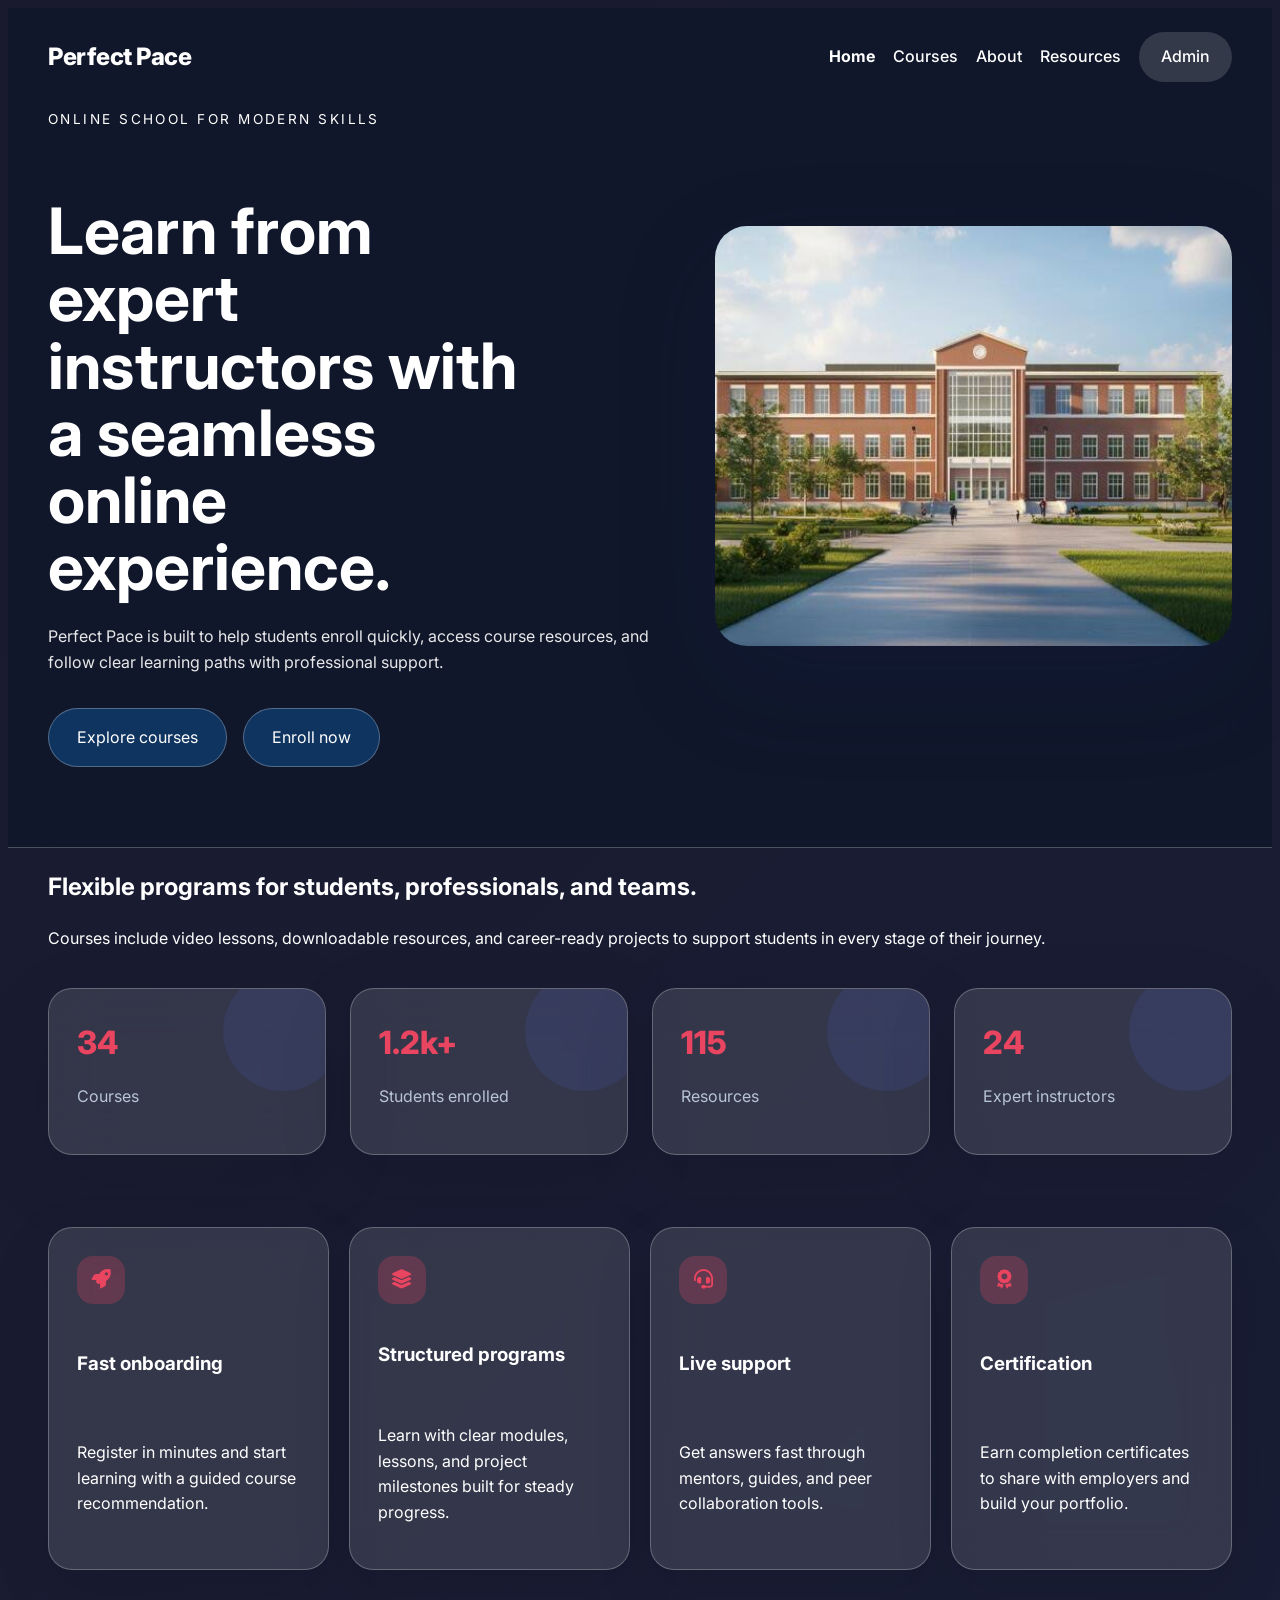
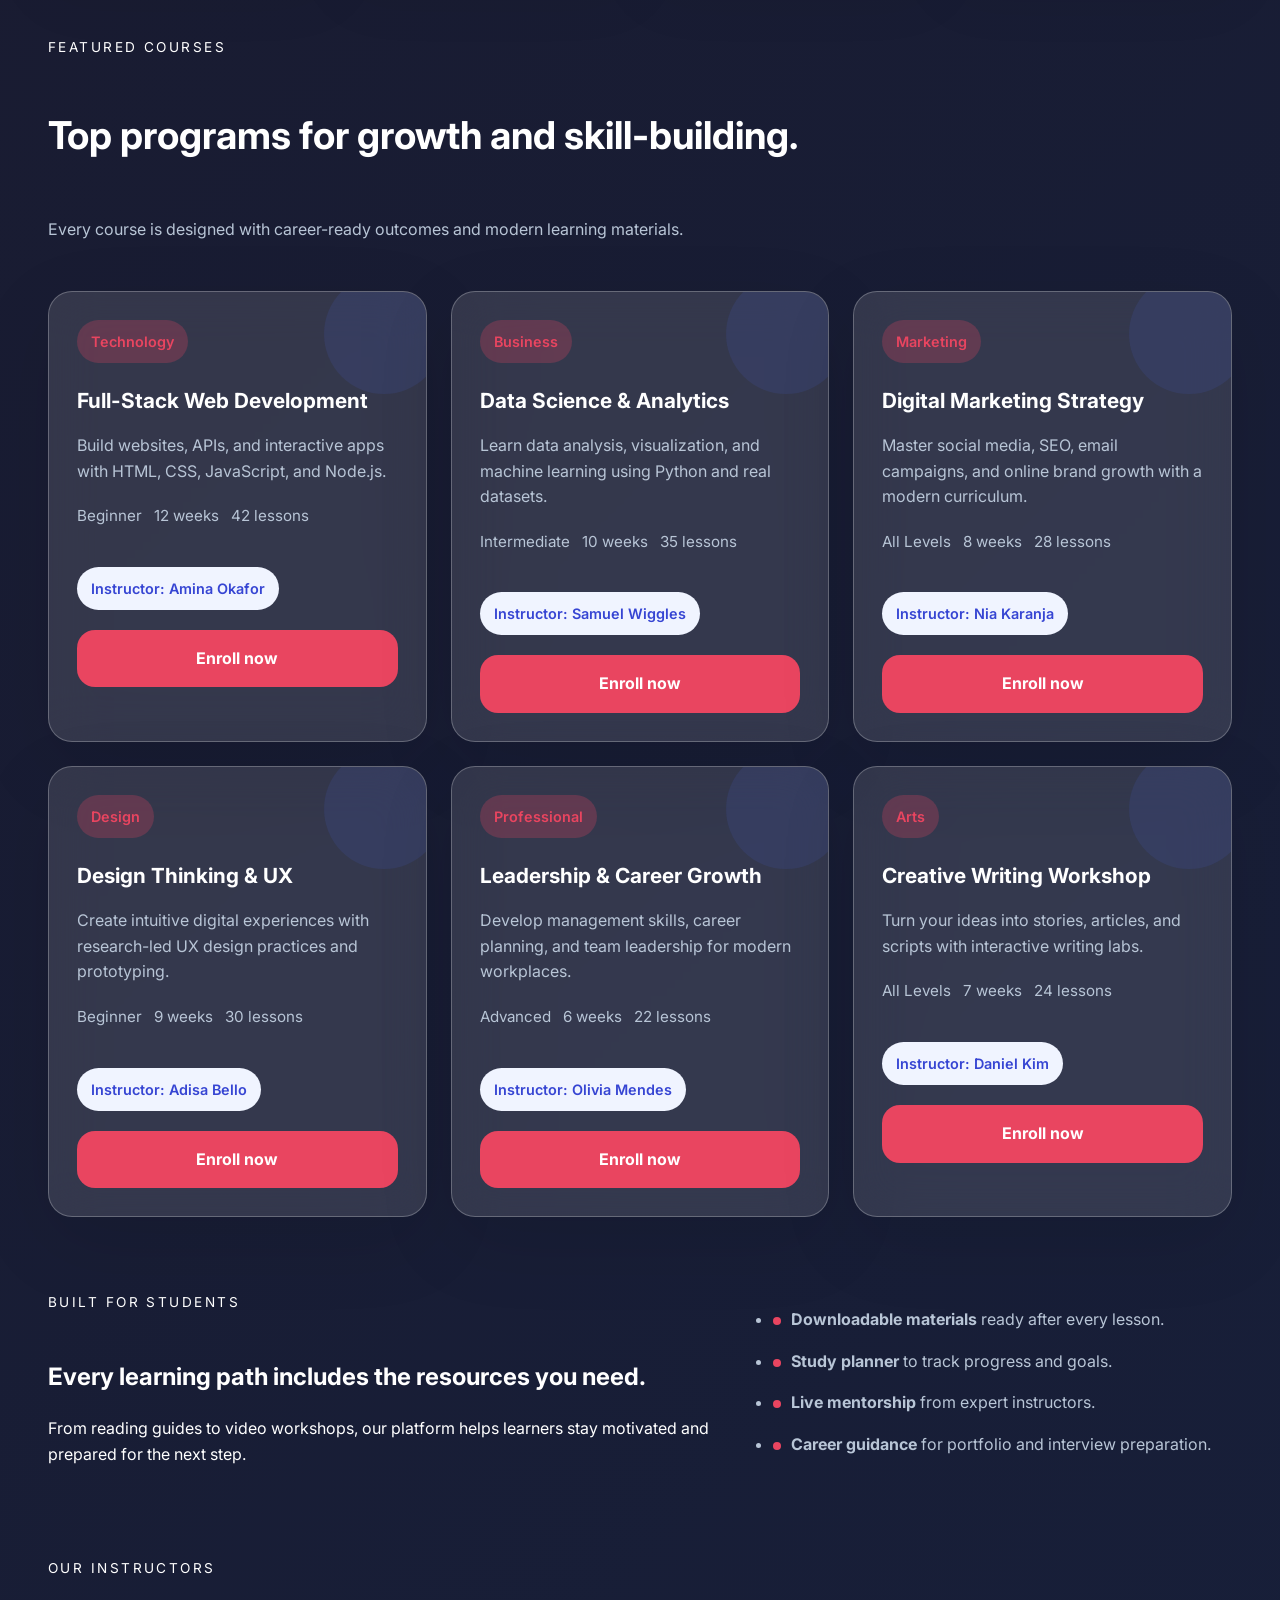
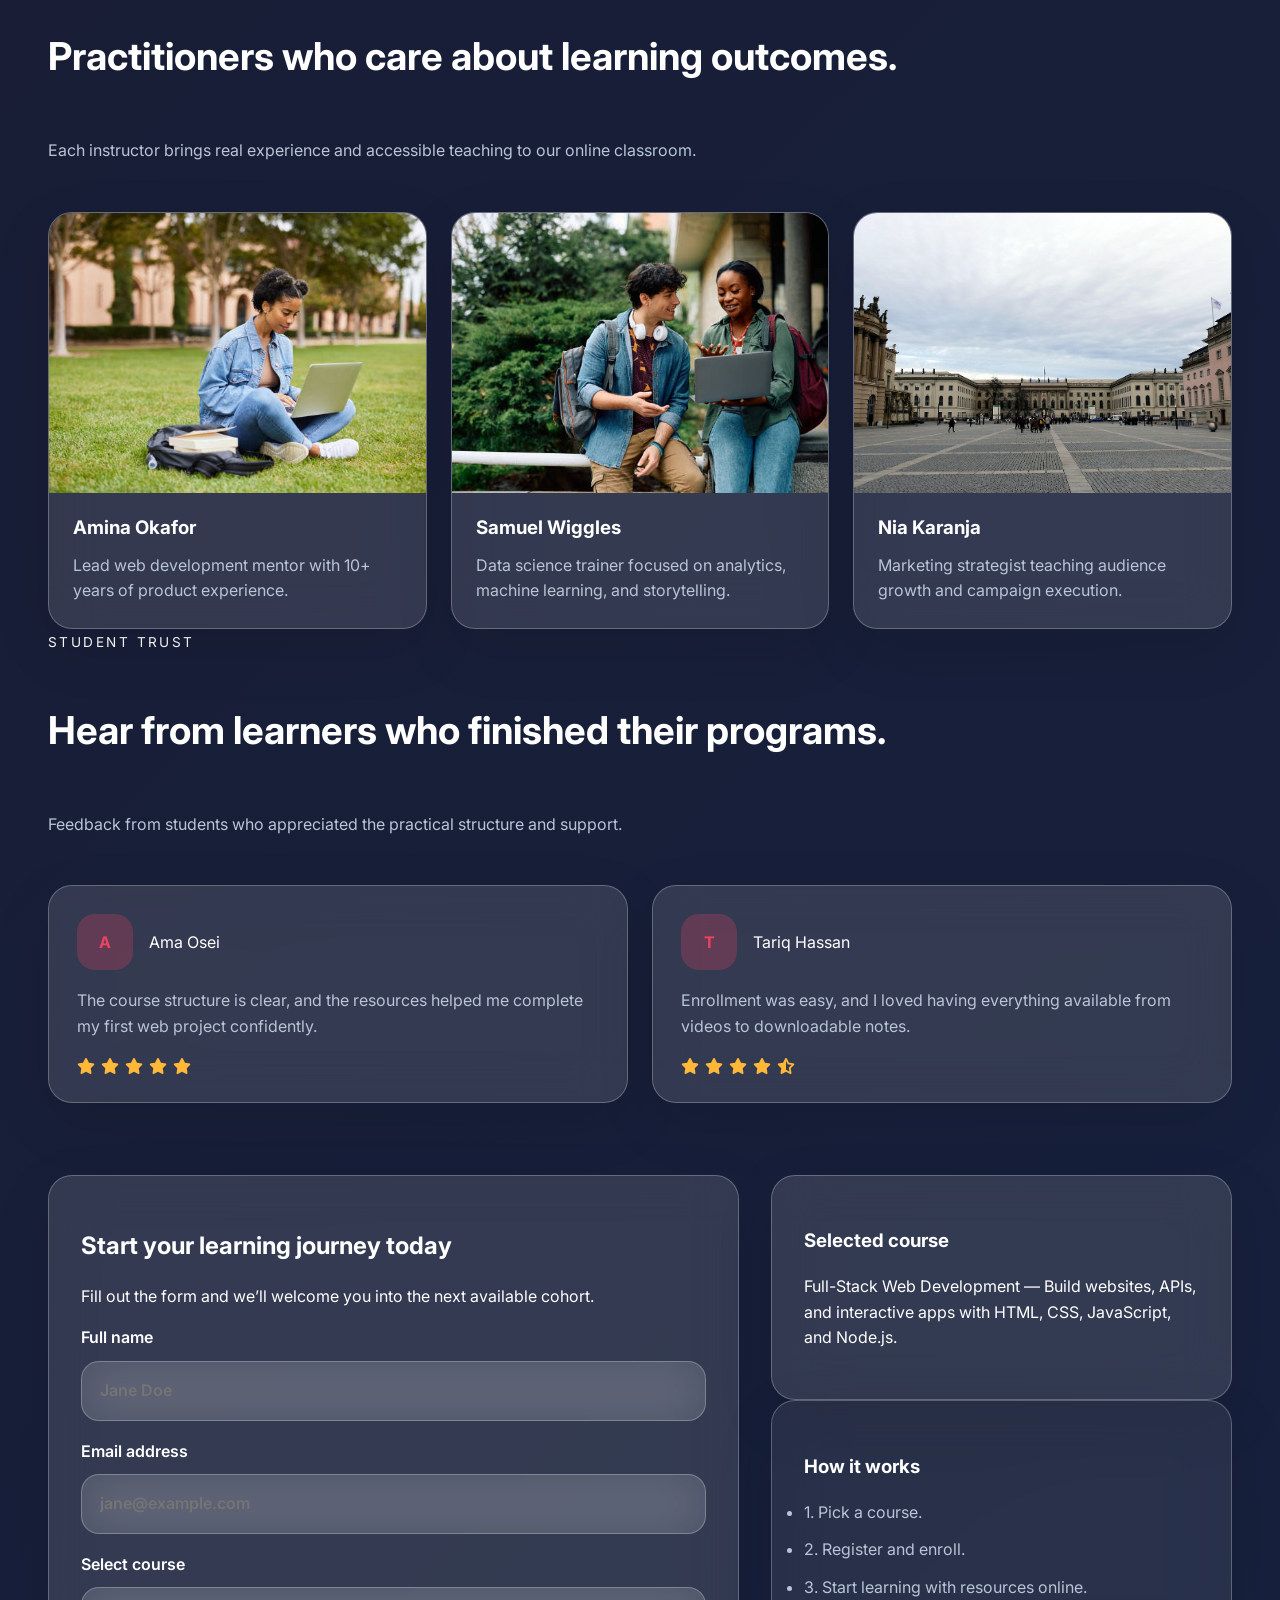
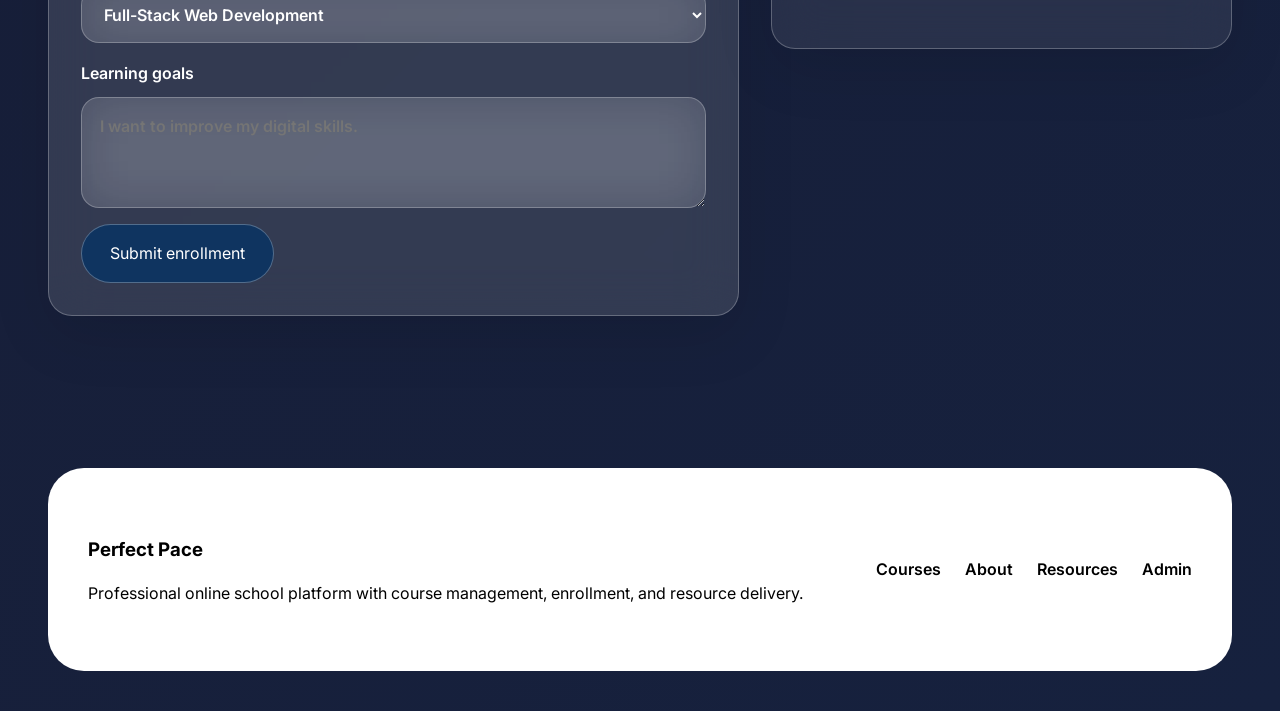
<file: index.html>
﻿<!DOCTYPE html>
<html lang="en">
<head>
  <meta charset="UTF-8">
  <meta name="viewport" content="width=device-width, initial-scale=1.0">
  <title>Perfect Pace Online School</title>
  <link rel="stylesheet" href="styles.css">
  <link rel="preconnect" href="https://fonts.googleapis.com">
  <link rel="preconnect" href="https://fonts.gstatic.com" crossorigin>
  <link href="https://fonts.googleapis.com/css2?family=Inter:wght@400;500;600;700;800&display=swap" rel="stylesheet">
  <link rel="stylesheet" href="https://cdnjs.cloudflare.com/ajax/libs/font-awesome/6.7.2/css/all.min.css">
</head>
<body>
  <header class="page-header">
    <div class="topbar">
      <div class="brand"><a href="index.html">Perfect Pace</a></div>
      <nav class="main-nav">
        <a href="index.html" class="active">Home</a>
        <a href="courses.html">Courses</a>
        <a href="about.html">About</a>
        <a href="resources.html">Resources</a>
        <a class="button button-secondary" href="admin.html">Admin</a>
      </nav>
      <button class="menu-toggle" id="menuToggle" aria-label="Menu"><i class="fa-solid fa-bars"></i></button>
    </div>

    <div class="page-hero hero-large">
      <div class="hero-copy">
        <span class="eyebrow">Online school for modern skills</span>
        <h1>Learn from expert instructors with a seamless online experience.</h1>
        <p>Perfect Pace is built to help students enroll quickly, access course resources, and follow clear learning paths with professional support.</p>
        <div class="hero-actions">
          <a class="button button-primary" href="courses.html">Explore courses</a>
          <a class="button button-ghost" href="#enroll">Enroll now</a>
        </div>
      </div>
      <div class="hero-image-block hero-image-landing">
        <img src="images/main%20campus%20.jpg" alt="Professional online learning environment" loading="lazy">
      </div>
    </div>
  </header>

  <main class="page-content">
    <section class="section-intro">
      <div>
        <h2>Flexible programs for students, professionals, and teams.</h2>
        <p>Courses include video lessons, downloadable resources, and career-ready projects to support students in every stage of their journey.</p>
      </div>
      <div class="stats-grid">
        <div class="stat-card">
          <span>34</span>
          <p>Courses</p>
        </div>
        <div class="stat-card">
          <span>1.2k+</span>
          <p>Students enrolled</p>
        </div>
        <div class="stat-card">
          <span>115</span>
          <p>Resources</p>
        </div>
        <div class="stat-card">
          <span>24</span>
          <p>Expert instructors</p>
        </div>
      </div>
    </section>

    <section class="section-highlights">
      <article class="feature-card">
        <i class="fa-solid fa-rocket"></i>
        <h3>Fast onboarding</h3>
        <p>Register in minutes and start learning with a guided course recommendation.</p>
      </article>
      <article class="feature-card">
        <i class="fa-solid fa-layer-group"></i>
        <h3>Structured programs</h3>
        <p>Learn with clear modules, lessons, and project milestones built for steady progress.</p>
      </article>
      <article class="feature-card">
        <i class="fa-solid fa-headset"></i>
        <h3>Live support</h3>
        <p>Get answers fast through mentors, guides, and peer collaboration tools.</p>
      </article>
      <article class="feature-card">
        <i class="fa-solid fa-award"></i>
        <h3>Certification</h3>
        <p>Earn completion certificates to share with employers and build your portfolio.</p>
      </article>
    </section>

    <section class="section-cards" id="courses">
      <div class="section-heading">
        <div>
          <span class="eyebrow">Featured courses</span>
          <h2>Top programs for growth and skill-building.</h2>
        </div>
        <p>Every course is designed with career-ready outcomes and modern learning materials.</p>
      </div>
      <div class="course-grid" id="courseList"></div>
    </section>

    <section class="section-feature feature-landing">
      <div class="feature-copy">
        <span class="eyebrow">Built for students</span>
        <h2>Every learning path includes the resources you need.</h2>
        <p>From reading guides to video workshops, our platform helps learners stay motivated and prepared for the next step.</p>
      </div>
      <div class="feature-panel">
        <ul class="feature-list">
          <li><strong>Downloadable materials</strong> ready after every lesson.</li>
          <li><strong>Study planner</strong> to track progress and goals.</li>
          <li><strong>Live mentorship</strong> from expert instructors.</li>
          <li><strong>Career guidance</strong> for portfolio and interview preparation.</li>
        </ul>
      </div>
    </section>

    <section class="section-team">
      <div class="section-heading">
        <div>
          <span class="eyebrow">Our instructors</span>
          <h2>Practitioners who care about learning outcomes.</h2>
        </div>
        <p>Each instructor brings real experience and accessible teaching to our online classroom.</p>
      </div>
      <div class="instructor-grid">
        <article class="instructor-card">
          <img src="images/solo.jpeg" alt="Instructor Amina Okafor" loading="lazy">
          <h3>Amina Okafor</h3>
          <p>Lead web development mentor with 10+ years of product experience.</p>
        </article>
        <article class="instructor-card">
          <img src="images/images.jpeg" alt="Instructor Samuel Wiggles" loading="lazy">
          <h3>Samuel Wiggles</h3>
          <p>Data science trainer focused on analytics, machine learning, and storytelling.</p>
        </article>
        <article class="instructor-card">
          <img src="images/pic1.jpg" alt="Instructor Nia Karanja" loading="lazy">
          <h3>Nia Karanja</h3>
          <p>Marketing strategist teaching audience growth and campaign execution.</p>
        </article>
      </div>
    </section>

    <section class="section-testimonials" id="testimonials">
      <div class="section-heading">
        <div>
          <span class="eyebrow">Student trust</span>
          <h2>Hear from learners who finished their programs.</h2>
        </div>
        <p>Feedback from students who appreciated the practical structure and support.</p>
      </div>
      <div class="testimonial-grid" id="testimonialList"></div>
    </section>

    <section class="section-enroll" id="enroll">
      <div class="enroll-card">
        <h2>Start your learning journey today</h2>
        <p>Fill out the form and we’ll welcome you into the next available cohort.</p>
        <form id="enrollForm">
          <div class="form-grid">
            <label>
              Full name
              <input type="text" id="studentName" placeholder="Jane Doe" required>
            </label>
            <label>
              Email address
              <input type="email" id="studentEmail" placeholder="jane@example.com" required>
            </label>
            <label>
              Select course
              <select id="courseSelect"></select>
            </label>
            <label>
              Learning goals
              <textarea id="studentGoal" placeholder="I want to improve my digital skills." rows="3"></textarea>
            </label>
          </div>
          <div class="form-actions">
            <button class="button button-primary" type="submit">Submit enrollment</button>
            <p class="form-success" id="formSuccess"></p>
          </div>
        </form>
      </div>
      <div class="enroll-preview">
        <div class="preview-card">
          <h3>Selected course</h3>
          <p id="selectedCourseName">Choose a course to preview its details and materials.</p>
        </div>
        <div class="preview-card preview-light">
          <h3>How it works</h3>
          <ul>
            <li>1. Pick a course.</li>
            <li>2. Register and enroll.</li>
            <li>3. Start learning with resources online.</li>
          </ul>
        </div>
      </div>
    </section>
  </main>

  <footer class="site-footer page-footer">
    <div>
      <h3>Perfect Pace</h3>
      <p>Professional online school platform with course management, enrollment, and resource delivery.</p>
    </div>
    <div class="footer-links">
      <a href="courses.html">Courses</a>
      <a href="about.html">About</a>
      <a href="resources.html">Resources</a>
      <a href="admin.html">Admin</a>
    </div>
  </footer>

  <script src="script.js"></script>
</body>
</html>
</file>
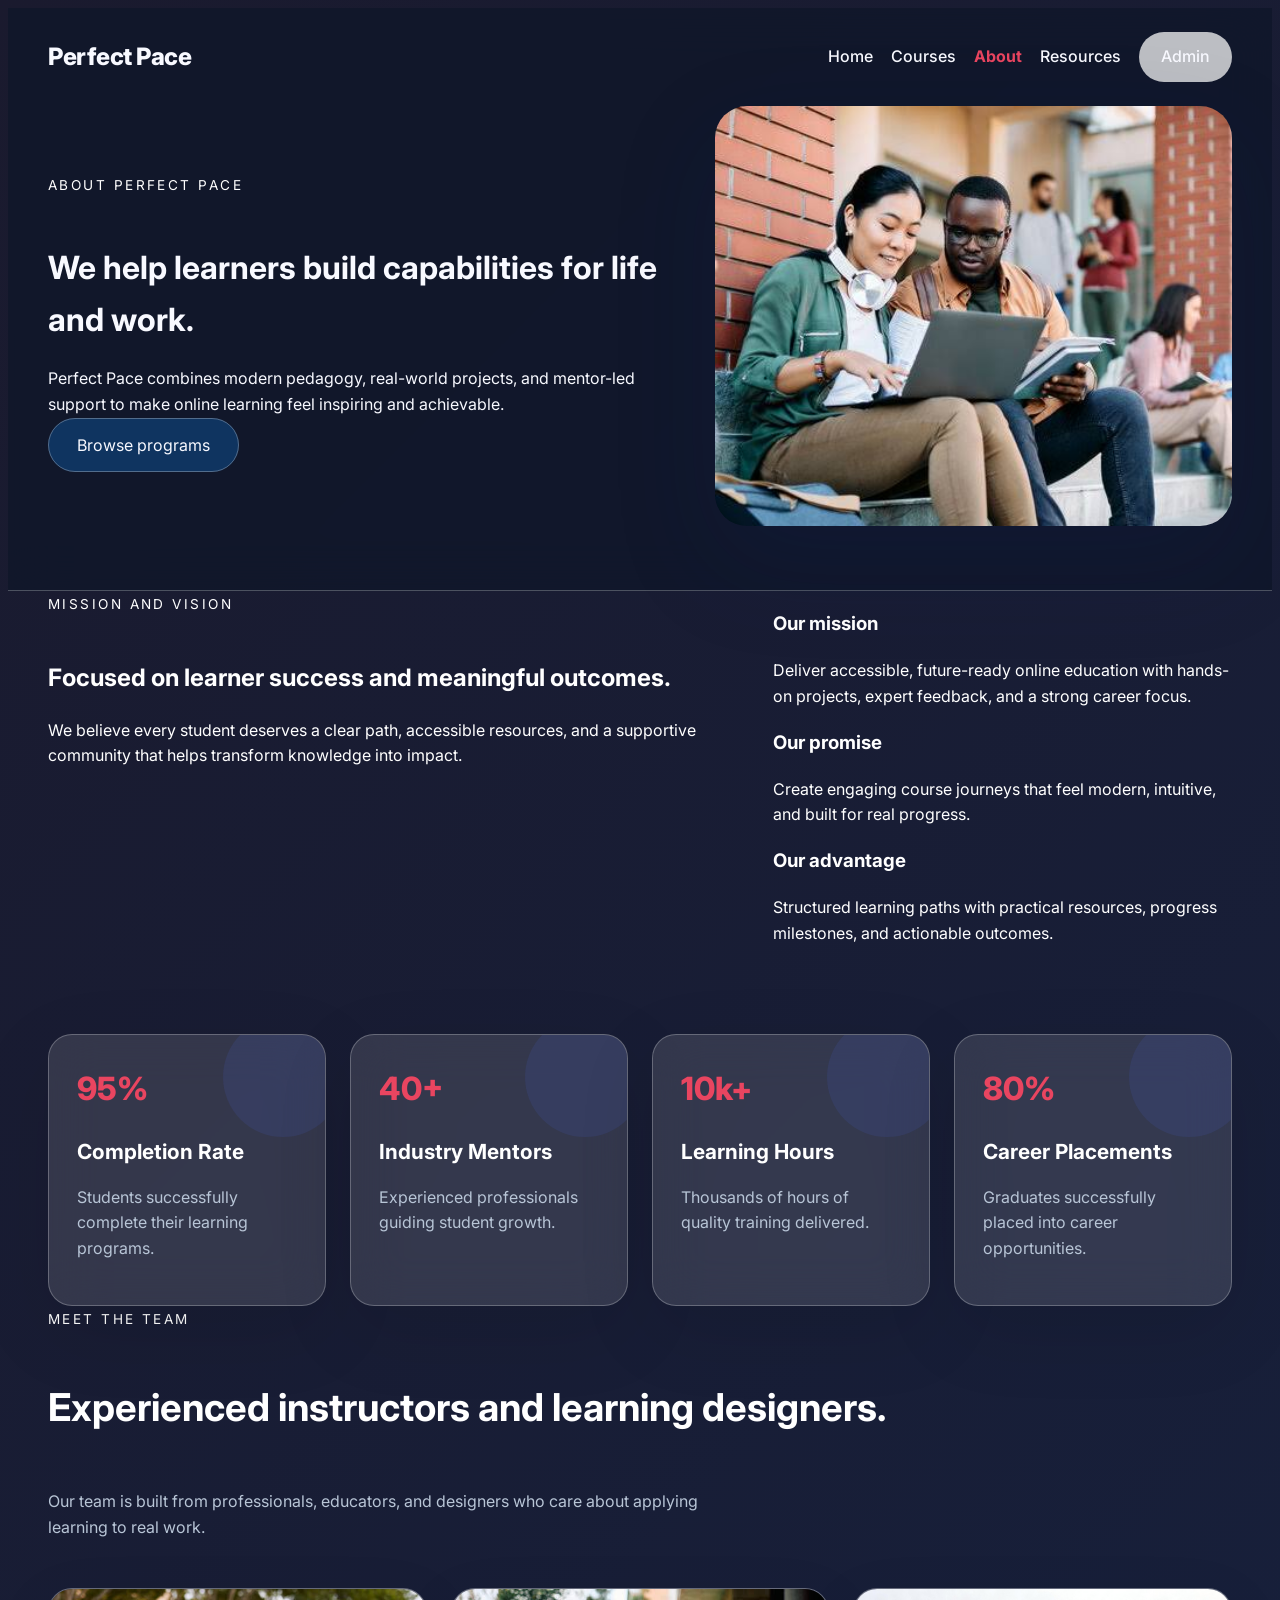
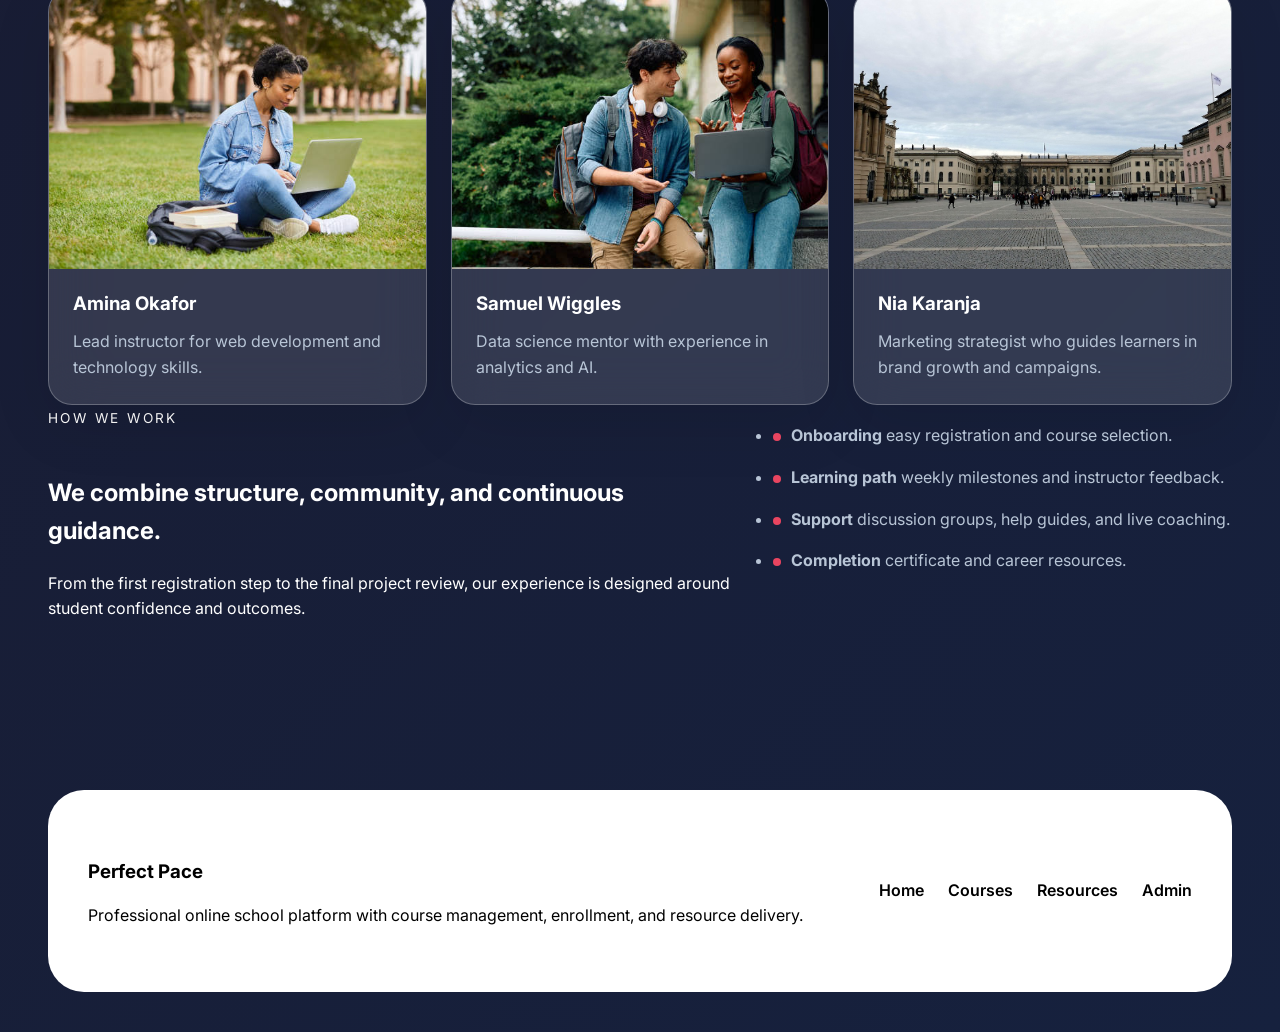
<file: about.html>
<!DOCTYPE html>
<html lang="en">
<head>
  <meta charset="UTF-8">
  <meta name="viewport" content="width=device-width, initial-scale=1.0">
  <title>About Us — Perfect Pace Online School</title>
  <link rel="stylesheet" href="styles.css">
  <link rel="preconnect" href="https://fonts.googleapis.com">
  <link rel="preconnect" href="https://fonts.gstatic.com" crossorigin>
  <link href="https://fonts.googleapis.com/css2?family=Inter:wght@400;500;600;700;800&display=swap" rel="stylesheet">
  <link rel="stylesheet" href="https://cdnjs.cloudflare.com/ajax/libs/font-awesome/6.7.2/css/all.min.css">
</head>
<body>
  <header class="page-header page-header-light">
    <div class="topbar">
      <div class="brand"><a href="index.html">Perfect Pace</a></div>
      <nav class="main-nav">
        <a href="index.html">Home</a>
        <a href="courses.html">Courses</a>
        <a href="about.html" class="active">About</a>
        <a href="resources.html">Resources</a>
        <a class="button button-secondary" href="admin.html">Admin</a>
      </nav>
      <button class="menu-toggle" id="menuToggle" aria-label="Menu"><i class="fa-solid fa-bars"></i></button>
    </div>

    <div class="page-hero">
      <div>
        <span class="eyebrow">About perfect pace</span>
        <h1>We help learners build capabilities for life and work.</h1>
        <p>Perfect Pace combines modern pedagogy, real-world projects, and mentor-led support to make online learning feel inspiring and achievable.</p>
        <a class="button button-primary" href="courses.html">Browse programs</a>
      </div>
      <div class="hero-image-block">
        <img src="images/students%202.jpg" alt="Online learning teamwork" loading="lazy">
      </div>
    </div>
  </header>

  <main class="page-content">
    <section class="section-feature about-feature">
      <div class="feature-copy">
        <span class="eyebrow">Mission and vision</span>
        <h2>Focused on learner success and meaningful outcomes.</h2>
        <p>We believe every student deserves a clear path, accessible resources, and a supportive community that helps transform knowledge into impact.</p>
      </div>
      <div class="feature-panel about-panel">
        <div class="about-card">
          <h3>Our mission</h3>
          <p>Deliver accessible, future-ready online education with hands-on projects, expert feedback, and a strong career focus.</p>
        </div>
        <div class="about-card">
          <h3>Our promise</h3>
          <p>Create engaging course journeys that feel modern, intuitive, and built for real progress.</p>
        </div>
        <div class="about-card">
          <h3>Our advantage</h3>
          <p>Structured learning paths with practical resources, progress milestones, and actionable outcomes.</p>
        </div>
      </div>
    </section>

    <section class="section-stats about-stats">
      <div class="stats-grid">
   <div class="stat-card">
      <span>95%</span>
      <h3>Completion Rate</h3>
      <p>Students successfully complete their learning programs.</p>
   </div>

   <div class="stat-card">
      <span>40+</span>
      <h3>Industry Mentors</h3>
      <p>Experienced professionals guiding student growth.</p>
   </div>

   <div class="stat-card">
      <span>10k+</span>
      <h3>Learning Hours</h3>
      <p>Thousands of hours of quality training delivered.</p>
   </div>

   <div class="stat-card">
      <span>80%</span>
      <h3>Career Placements</h3>
      <p>Graduates successfully placed into career opportunities.</p>
   </div>
</div>
    </section>

    <section class="section-heading">
      <div>
        <span class="eyebrow">Meet the team</span>
        <h2>Experienced instructors and learning designers.</h2>
      </div>
      <p>Our team is built from professionals, educators, and designers who care about applying learning to real work.</p>
    </section>

    <section class="instructor-grid">
      <article class="instructor-card">
        <img src="images/solo.jpeg" alt="Instructor Amina Okafor" loading="lazy">
        <h3>Amina Okafor</h3>
        <p>Lead instructor for web development and technology skills.</p>
      </article>
      <article class="instructor-card">
        <img src="images/images.jpeg" alt="Instructor Samuel Wiggles" loading="lazy">
        <h3>Samuel Wiggles</h3>
        <p>Data science mentor with experience in analytics and AI.</p>
      </article>
      <article class="instructor-card">
        <img src="images/pic1.jpg" alt="Instructor Nia Karanja" loading="lazy">
        <h3>Nia Karanja</h3>
        <p>Marketing strategist who guides learners in brand growth and campaigns.</p>
      </article>
    </section>

    <section class="section-feature feature-cta small-cta">
      <div class="feature-copy">
        <span class="eyebrow">How we work</span>
        <h2>We combine structure, community, and continuous guidance.</h2>
        <p>From the first registration step to the final project review, our experience is designed around student confidence and outcomes.</p>
      </div>
      <div class="feature-panel feature-list-panel">
        <ul class="feature-list">
          <li><strong>Onboarding</strong> easy registration and course selection.</li>
          <li><strong>Learning path</strong> weekly milestones and instructor feedback.</li>
          <li><strong>Support</strong> discussion groups, help guides, and live coaching.</li>
          <li><strong>Completion</strong> certificate and career resources.</li>
        </ul>
      </div>
    </section>
  </main>

  <footer class="site-footer page-footer">
    <div>
      <h3>Perfect Pace</h3>
      <p>Professional online school platform with course management, enrollment, and resource delivery.</p>
    </div>
    <div class="footer-links">
      <a href="index.html">Home</a>
      <a href="courses.html">Courses</a>
      <a href="resources.html">Resources</a>
      <a href="admin.html">Admin</a>
    </div>
  </footer>

  <script src="script.js"></script>
</body>
</html>
</file>
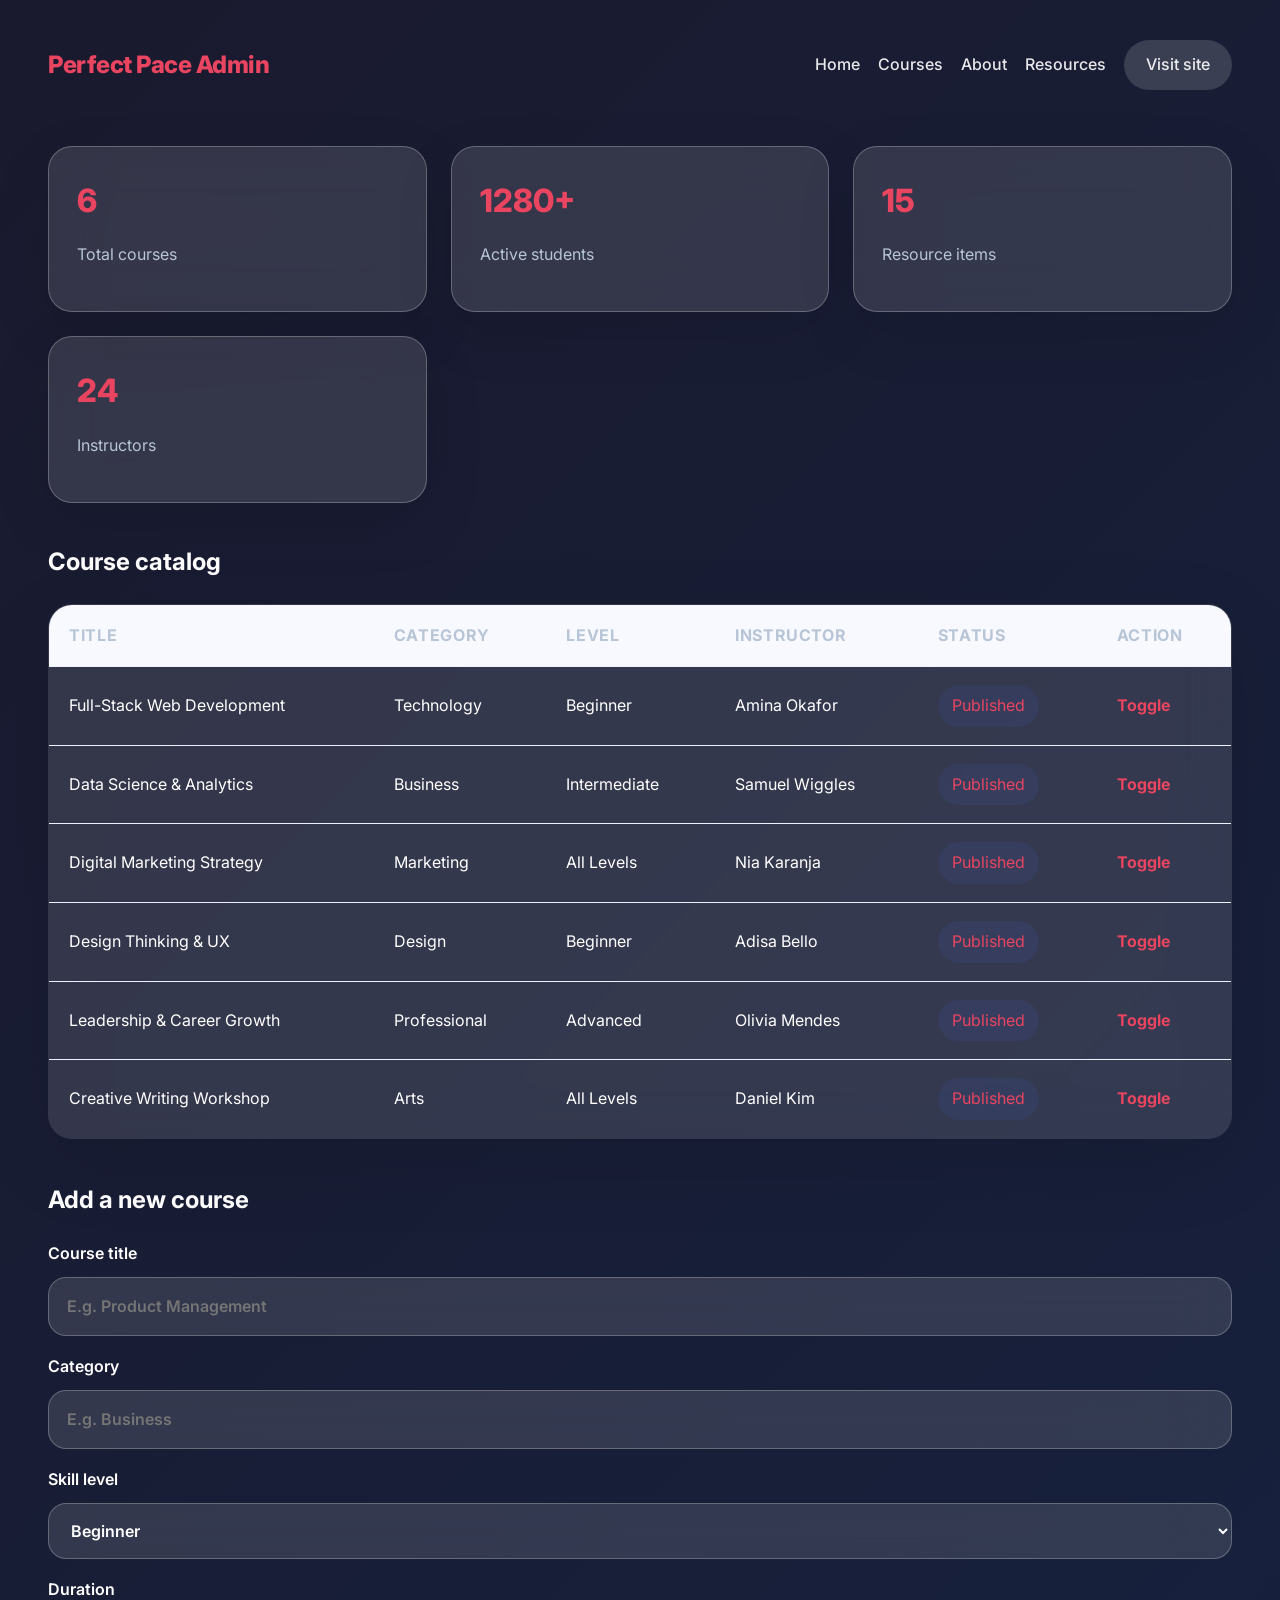
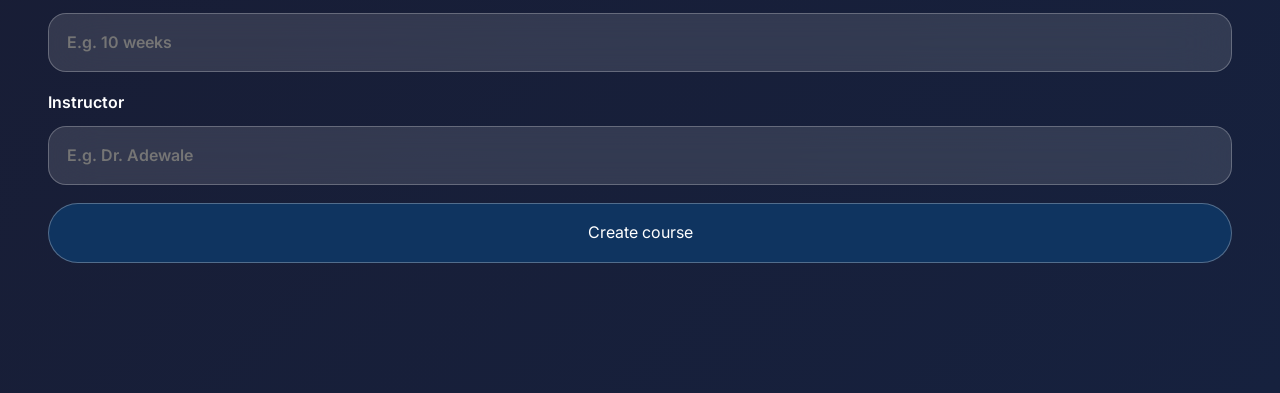
<file: admin.html>
﻿<!DOCTYPE html>
<html lang="en">
<head>
  <meta charset="UTF-8">
  <meta name="viewport" content="width=device-width, initial-scale=1.0">
  <title>Admin Dashboard — Perfect Pace</title>
  <link rel="stylesheet" href="styles.css">
  <link rel="preconnect" href="https://fonts.googleapis.com">
  <link rel="preconnect" href="https://fonts.gstatic.com" crossorigin>
  <link href="https://fonts.googleapis.com/css2?family=Inter:wght@400;500;600;700;800&display=swap" rel="stylesheet">
  <link rel="stylesheet" href="https://cdnjs.cloudflare.com/ajax/libs/font-awesome/6.7.2/css/all.min.css">
</head>
<body>
  <header class="admin-header">
    <div class="brand">Perfect Pace Admin</div>
    <nav class="main-nav">
      <a href="index.html">Home</a>
      <a href="courses.html">Courses</a>
      <a href="about.html">About</a>
      <a href="resources.html">Resources</a>
      <a class="button button-secondary" href="index.html">Visit site</a>
    </nav>
  </header>

  <main class="admin-main" id="adminDashboard">
    <section class="admin-grid">
      <div class="admin-card">
        <span id="metricCourses">0</span>
        <p>Total courses</p>
      </div>
      <div class="admin-card">
        <span id="metricStudents">0</span>
        <p>Active students</p>
      </div>
      <div class="admin-card">
        <span id="metricResources">0</span>
        <p>Resource items</p>
      </div>
      <div class="admin-card">
        <span id="metricInstructors">0</span>
        <p>Instructors</p>
      </div>
    </section>

    <section class="admin-section" id="courses">
      <h2>Course catalog</h2>
      <table class="admin-table">
        <thead>
          <tr>
            <th>Title</th>
            <th>Category</th>
            <th>Level</th>
            <th>Instructor</th>
            <th>Status</th>
            <th>Action</th>
          </tr>
        </thead>
        <tbody id="courseTableBody"></tbody>
      </table>
    </section>

    <section class="admin-section" id="manage">
      <h2>Add a new course</h2>
      <form id="addCourseForm" class="admin-form">
        <label>
          Course title
          <input id="newCourseTitle" type="text" placeholder="E.g. Product Management" required>
        </label>
        <label>
          Category
          <input id="newCourseCategory" type="text" placeholder="E.g. Business" required>
        </label>
        <label>
          Skill level
          <select id="newCourseLevel">
            <option>Beginner</option>
            <option>Intermediate</option>
            <option>Advanced</option>
            <option>All Levels</option>
          </select>
        </label>
        <label>
          Duration
          <input id="newCourseDuration" type="text" placeholder="E.g. 10 weeks" required>
        </label>
        <label>
          Instructor
          <input id="newCourseInstructor" type="text" placeholder="E.g. Dr. Adewale" required>
        </label>
        <button class="button button-primary" type="submit">Create course</button>
      </form>
    </section>
  </main>

  <script src="script.js"></script>
</body>
</html>
</file>
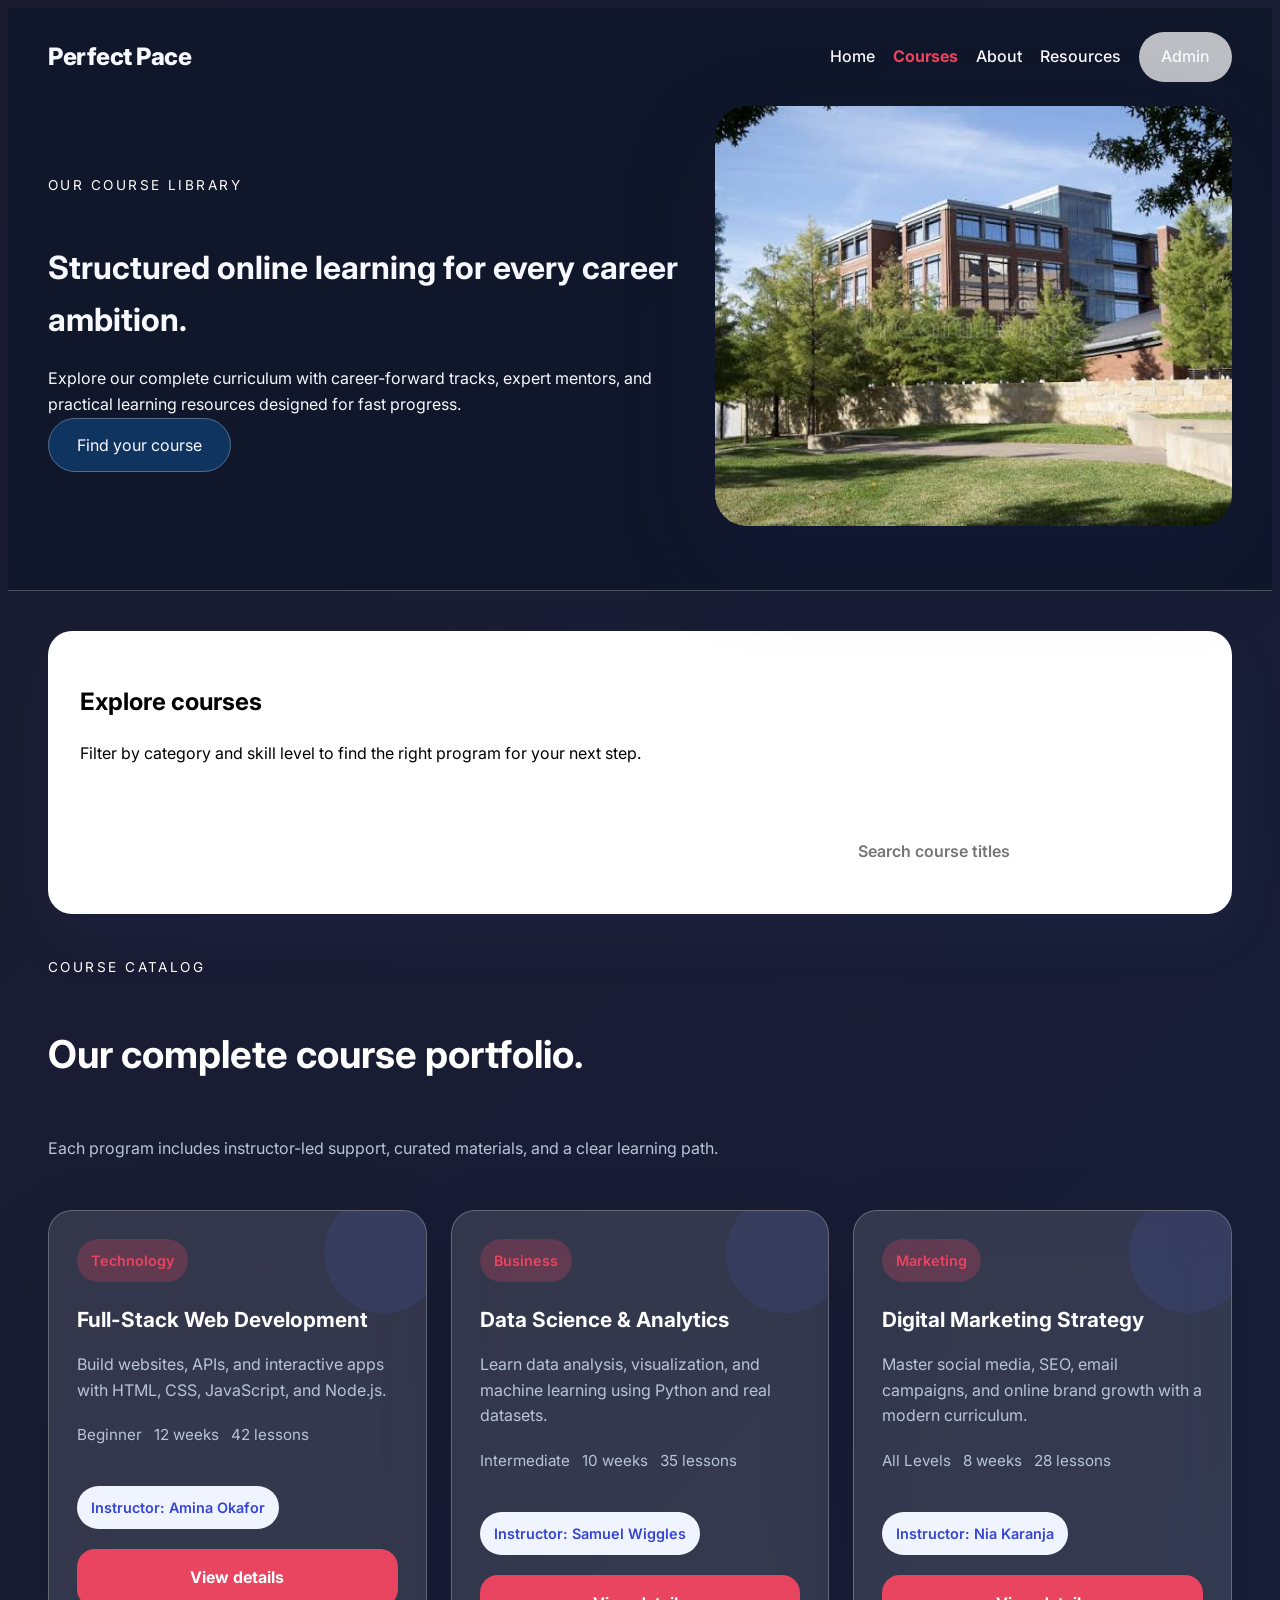
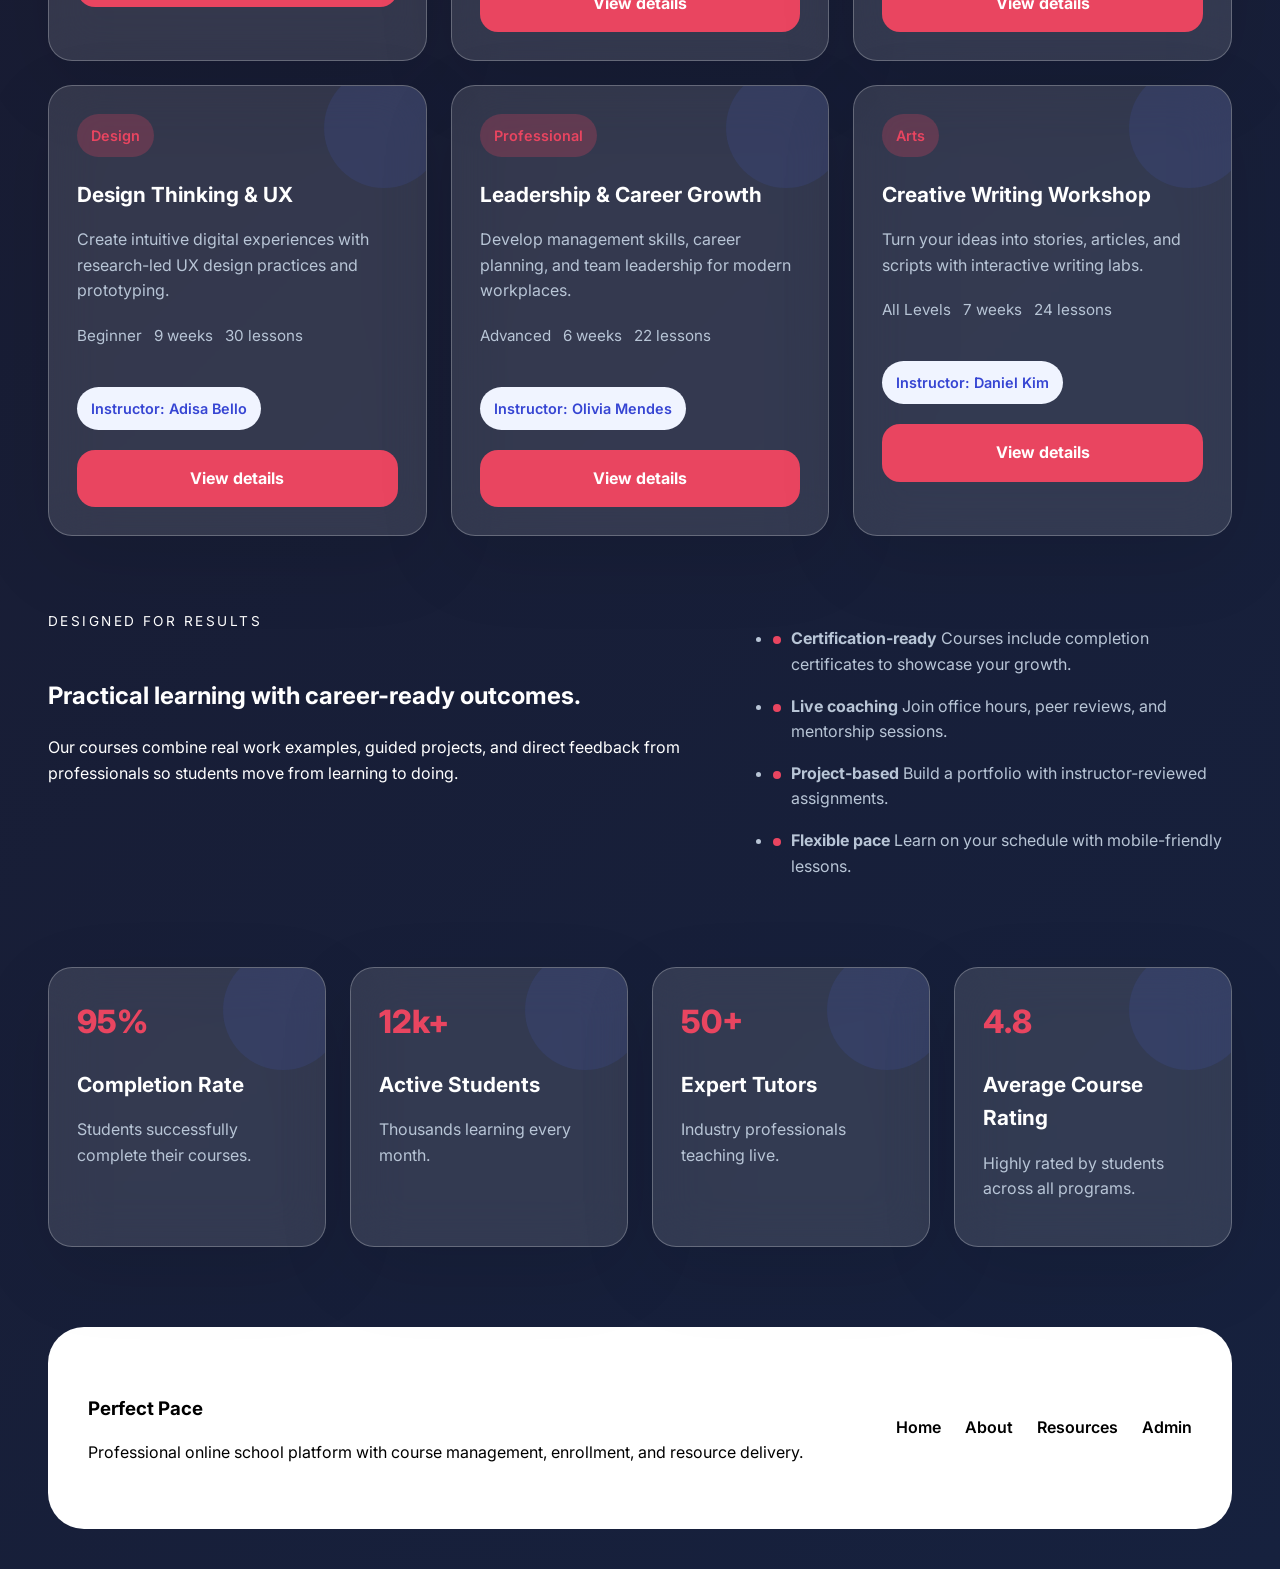
<file: courses.html>
﻿<!DOCTYPE html>
<html lang="en">
<head>
  <meta charset="UTF-8">
  <meta name="viewport" content="width=device-width, initial-scale=1.0">
  <title>Courses — Perfect Pace Online School</title>
  <link rel="stylesheet" href="styles.css">
  <link rel="preconnect" href="https://fonts.googleapis.com">
  <link rel="preconnect" href="https://fonts.gstatic.com" crossorigin>
  <link href="https://fonts.googleapis.com/css2?family=Inter:wght@400;500;600;700;800&display=swap" rel="stylesheet">
  <link rel="stylesheet" href="https://cdnjs.cloudflare.com/ajax/libs/font-awesome/6.7.2/css/all.min.css">
</head>
<body>
  <header class="page-header page-header-light">
    <div class="topbar">
      <div class="brand"><a href="index.html">Perfect Pace</a></div>
      <nav class="main-nav">
        <a href="index.html">Home</a>
        <a href="courses.html" class="active">Courses</a>
        <a href="about.html">About</a>
        <a href="resources.html">Resources</a>
        <a class="button button-secondary" href="admin.html">Admin</a>
      </nav>
      <button class="menu-toggle" id="menuToggle" aria-label="Menu"><i class="fa-solid fa-bars"></i></button>
    </div>

    <div class="page-hero">
      <div>
        <span class="eyebrow">Our course library</span>
        <h1>Structured online learning for every career ambition.</h1>
        <p>Explore our complete curriculum with career-forward tracks, expert mentors, and practical learning resources designed for fast progress.</p>
        <a class="button button-primary" href="#courseFilters">Find your course</a>
      </div>
      <div class="hero-image-block">
        <img src="images/ambience 2.jpg" alt="Students collaborating in online learning" loading="lazy">
      </div>
    </div>
  </header>

  <main class="page-content">
    <section class="course-panel" id="courseFilters">
      <div class="filter-card">
        <h2>Explore courses</h2>
        <p>Filter by category and skill level to find the right program for your next step.</p>
        <div class="course-filter-grid">
          <label>
            Category
            <select id="filterCategory">
              <option value="all">All categories</option>
            </select>
          </label>
          <label>
            Level
            <select id="filterLevel">
              <option value="all">All levels</option>
            </select>
          </label>
          <label>
            Search
            <input type="search" id="filterSearch" placeholder="Search course titles">
          </label>
        </div>
      </div>
    </section>

    <section class="section-cards">
      <div class="section-heading">
        <div>
          <span class="eyebrow">Course Catalog</span>
          <h2>Our complete course portfolio.</h2>
        </div>
        <p>Each program includes instructor-led support, curated materials, and a clear learning path.</p>
      </div>
      <div class="course-grid" id="coursesPageList"></div>
    </section>

    <section class="section-feature feature-cta">
      <div class="feature-copy">
        <span class="eyebrow">Designed for results</span>
        <h2>Practical learning with career-ready outcomes.</h2>
        <p>Our courses combine real work examples, guided projects, and direct feedback from professionals so students move from learning to doing.</p>
      </div>
      <div class="feature-panel">
        <ul class="feature-list">
          <li><strong>Certification-ready</strong> Courses include completion certificates to showcase your growth.</li>
          <li><strong>Live coaching</strong> Join office hours, peer reviews, and mentorship sessions.</li>
          <li><strong>Project-based</strong> Build a portfolio with instructor-reviewed assignments.</li>
          <li><strong>Flexible pace</strong> Learn on your schedule with mobile-friendly lessons.</li>
        </ul>
      </div>
    </section>

    <section class="section-stats">
      <div class="stats-grid">
   <div class="stat-card">
      <span>95%</span>
      <h3>Completion Rate</h3>
      <p>Students successfully complete their courses.</p>
   </div>

   <div class="stat-card">
      <span>12k+</span>
      <h3>Active Students</h3>
      <p>Thousands learning every month.</p>
   </div>

   <div class="stat-card">
      <span>50+</span>
      <h3>Expert Tutors</h3>
      <p>Industry professionals teaching live.</p>
   </div>

   <div class="stat-card">
   <span>4.8</span>
   <h3>Average Course Rating</h3>
   <p>Highly rated by students across all programs.</p>
</div>
</div>
    </section>
  </main>

  <footer class="site-footer page-footer">
    <div>
      <h3>Perfect Pace</h3>
      <p>Professional online school platform with course management, enrollment, and resource delivery.</p>
    </div>
    <div class="footer-links">
      <a href="index.html">Home</a>
      <a href="about.html">About</a>
      <a href="resources.html">Resources</a>
      <a href="admin.html">Admin</a>
    </div>
  </footer>

  <script src="script.js"></script>
</body>
</html>
</file>
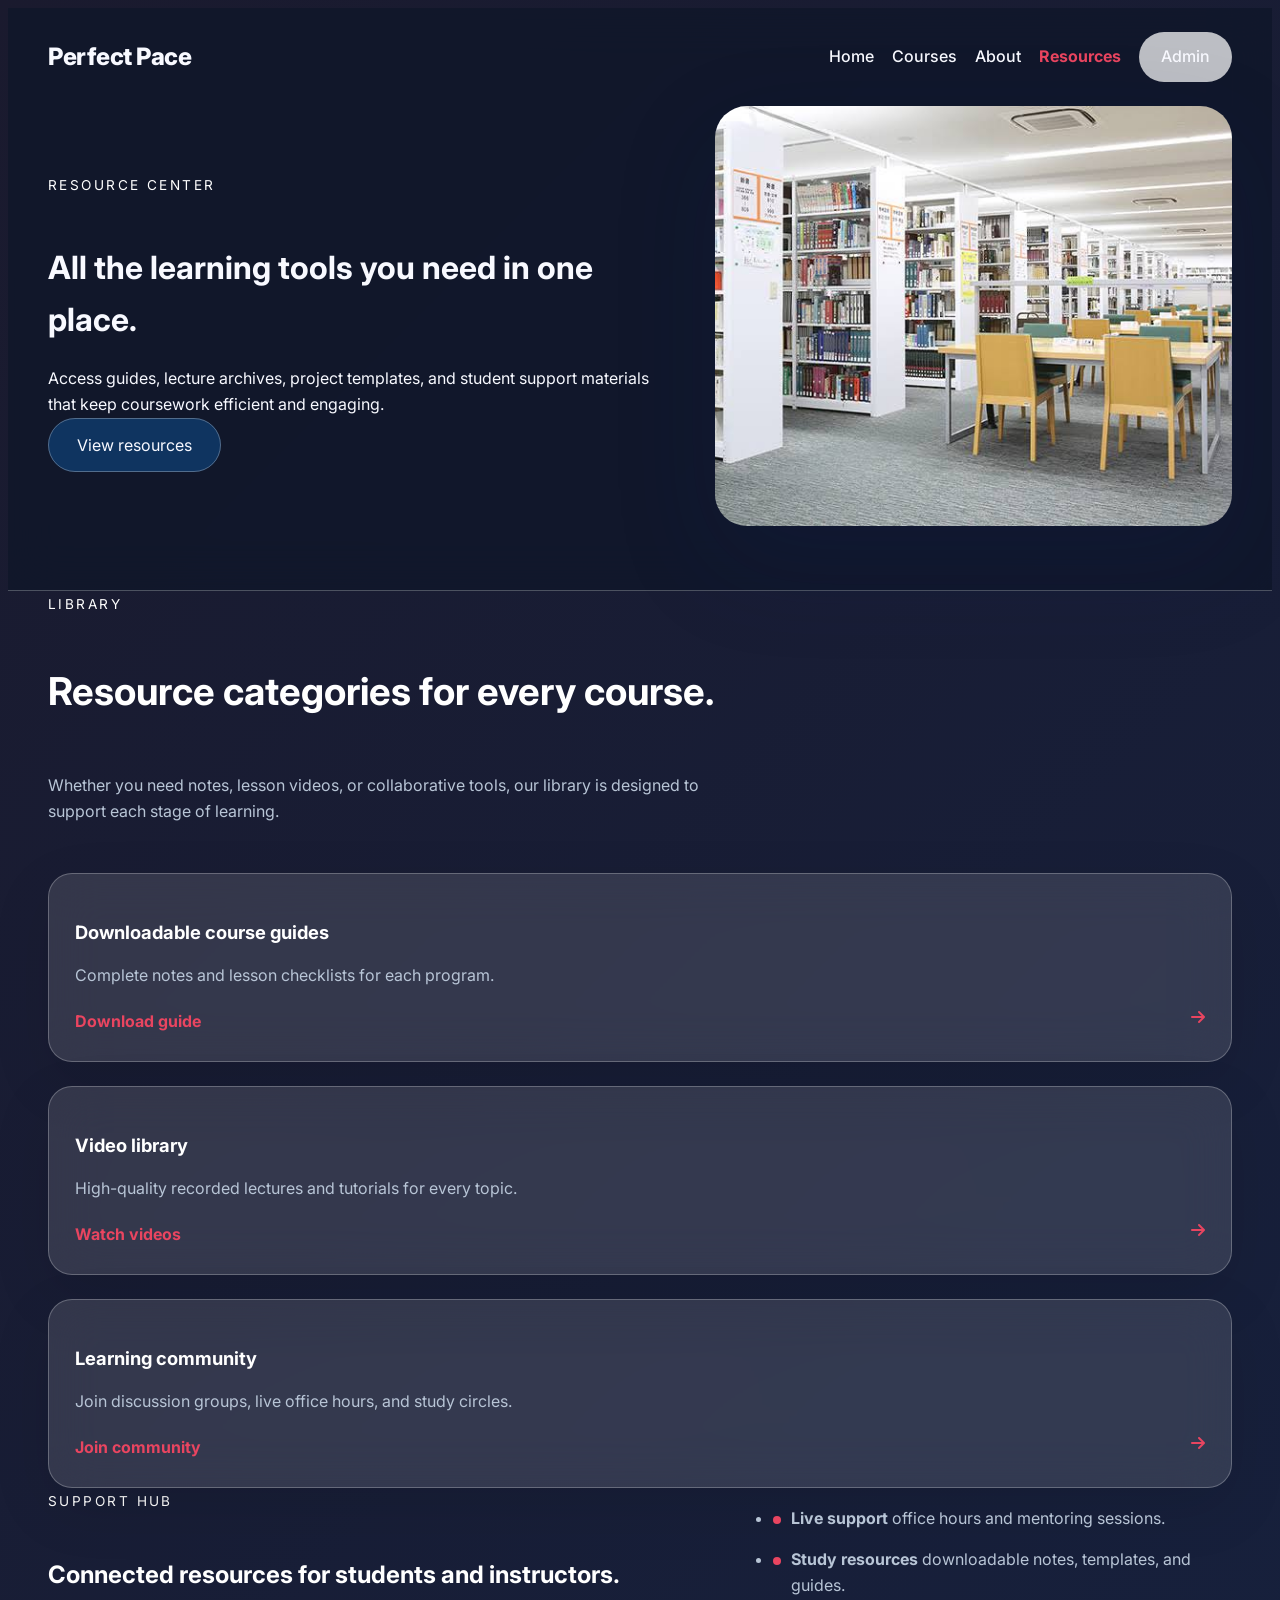
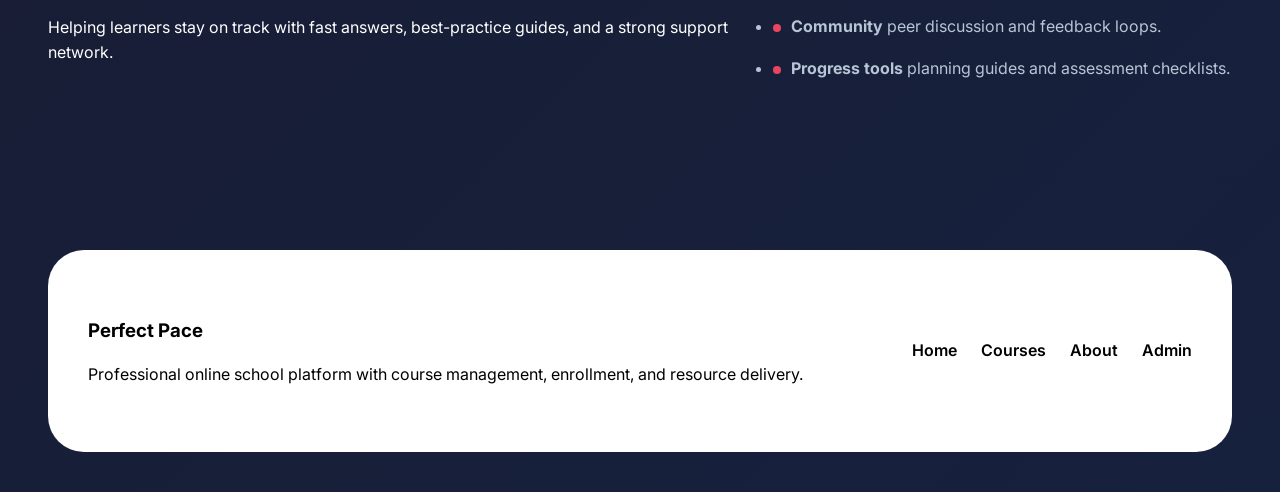
<file: resources.html>
<!DOCTYPE html>
<html lang="en">
<head>
  <meta charset="UTF-8">
  <meta name="viewport" content="width=device-width, initial-scale=1.0">
  <title>Resources — Perfect Pace Online School</title>
  <link rel="stylesheet" href="styles.css">
  <link rel="preconnect" href="https://fonts.googleapis.com">
  <link rel="preconnect" href="https://fonts.gstatic.com" crossorigin>
  <link href="https://fonts.googleapis.com/css2?family=Inter:wght@400;500;600;700;800&display=swap" rel="stylesheet">
  <link rel="stylesheet" href="https://cdnjs.cloudflare.com/ajax/libs/font-awesome/6.7.2/css/all.min.css">
</head>
<body>
  <header class="page-header page-header-light">
    <div class="topbar">
      <div class="brand"><a href="index.html">Perfect Pace</a></div>
      <nav class="main-nav">
        <a href="index.html">Home</a>
        <a href="courses.html">Courses</a>
        <a href="about.html">About</a>
        <a href="resources.html" class="active">Resources</a>
        <a class="button button-secondary" href="admin.html">Admin</a>
      </nav>
      <button class="menu-toggle" id="menuToggle" aria-label="Menu"><i class="fa-solid fa-bars"></i></button>
    </div>

    <div class="page-hero">
      <div>
        <span class="eyebrow">Resource center</span>
        <h1>All the learning tools you need in one place.</h1>
        <p>Access guides, lecture archives, project templates, and student support materials that keep coursework efficient and engaging.</p>
        <a class="button button-primary" href="#resourceLibrary">View resources</a>
      </div>
      <div class="hero-image-block">
        <img src="images/uni%20library%20.jpg" alt="Library resources for online learning" loading="lazy">
      </div>
    </div>
  </header>

  <main class="page-content">
    <section class="section-heading">
      <div>
        <span class="eyebrow">Library</span>
        <h2>Resource categories for every course.</h2>
      </div>
      <p>Whether you need notes, lesson videos, or collaborative tools, our library is designed to support each stage of learning.</p>
    </section>

    <section class="resource-grid resource-library" id="resourceLibrary"></section>

    <section class="section-feature feature-cta">
      <div class="feature-copy">
        <span class="eyebrow">Support hub</span>
        <h2>Connected resources for students and instructors.</h2>
        <p>Helping learners stay on track with fast answers, best-practice guides, and a strong support network.</p>
      </div>
      <div class="feature-panel">
        <ul class="feature-list">
          <li><strong>Live support</strong> office hours and mentoring sessions.</li>
          <li><strong>Study resources</strong> downloadable notes, templates, and guides.</li>
          <li><strong>Community</strong> peer discussion and feedback loops.</li>
          <li><strong>Progress tools</strong> planning guides and assessment checklists.</li>
        </ul>
      </div>
    </section>
  </main>

  <footer class="site-footer page-footer">
    <div>
      <h3>Perfect Pace</h3>
      <p>Professional online school platform with course management, enrollment, and resource delivery.</p>
    </div>
    <div class="footer-links">
      <a href="index.html">Home</a>
      <a href="courses.html">Courses</a>
      <a href="about.html">About</a>
      <a href="admin.html">Admin</a>
    </div>
  </footer>

  <script src="script.js"></script>
</body>
</html>
</file>
<file: styles.css>
﻿:root {
  color-scheme: light;
  --bg: linear-gradient(135deg, #1a1a2e 0%, #16213e 100%);
  --surface: rgba(255, 255, 255, 0.12);
  --surface-alt: rgba(255, 255, 255, 0.08);
  --text: #ffffff;
  --muted: #b8c5d6;
  --primary: #e94560;
  --secondary: #0f3460;
  --accent: #e6a23c;
  --border: rgba(255, 255, 255, 0.25);
  --radius: 24px;
  --glass-blur: blur(24px);
}

* {
  margin: 1;
  padding: 0;
  box-sizing: border-box;
}

html {
  scroll-behavior: smooth;
}

body {
  font-family: 'Inter', sans-serif;
  background: var(--bg);
  color: var(--text);
  line-height: 1.6;
  min-height: 100vh;
}

a {
  color: inherit;
  text-decoration: none;
}

img {
  max-width: 100%;
  display: block;
}

button,
input,
select,
textarea {
  font: inherit;
}

button {
  border: none;
  cursor: pointer;
}

button:focus,
input:focus,
select:focus,
textarea:focus {
  outline: 3px solid rgba(78, 109, 255, 0.25);
  outline-offset: 2px;
}

.site-header {
  padding: 32px 40px 0;
  position: relative;
  background: rgba(15, 23, 42, 0.8);
  backdrop-filter: var(--glass-blur);
  border-bottom: 1px solid var(--border);
  color: #fff;
}

.topbar {
  display: flex;
  align-items: center;
  justify-content: space-between;
  gap: 24px;
}

.brand {
  font-size: 1.5rem;
  font-weight: 800;
  letter-spacing: -.02em;
}

.main-nav {
  display: flex;
  flex-wrap: wrap;
  gap: 18px;
  align-items: center;
}

.main-nav a {
  color: rgba(255, 255, 255, 0.9);
  font-weight: 500;
}

.button-secondary,
.button-primary,
.button-ghost {
  border-radius: 999px;
  transition: transform 0.2s ease, background-color 0.2s ease, color 0.2s ease;
}

.button-secondary {
  background: rgba(255, 255, 255, 0.15);
  color: #fff;
  padding: 12px 22px;
}

.button-secondary:hover {
  transform: translateY(-1px);
  background: rgba(255, 255, 255, 0.25);
}

.menu-toggle {
  display: none;
  background: rgba(255, 255, 255, 0.16);
  color: white;
  width: 48px;
  height: 48px;
  border-radius: 16px;
}

.hero {
  display: grid;
  grid-template-columns: 1.2fr 0.8fr;
  gap: 32px;
  align-items: center;
  padding: 72px 0 64px;
}

.hero-copy {
  max-width: 600px;
}

.eyebrow {
  display: inline-flex;
  align-items: center;
  gap: 10px;
  margin-bottom: 24px;
  font-size: 0.85rem;
  text-transform: uppercase;
  letter-spacing: 0.18em;
  color: white;
}

.hero-copy h1 {
  font-size: clamp(2.75rem, 5vw, 4.5rem);
  line-height: 1.05;
  margin-bottom: 24px;
  max-width: 12ch;
}

.hero-copy p {
  font-size: 1rem;
  max-width: 38rem;
  color: rgba(255, 255, 255, 0.9);
  margin-bottom: 32px;
}

.hero-actions {
  display: flex;
  flex-wrap: wrap;
  gap: 16px;
}

.button-primary {
    background-color: #0f3460;
  border: 1px solid rgba(255, 255, 255, 0.28);
  color: #fff;
  padding: 16px 28px;
}

.button-primary:hover {
  transform: translateY(-2px);
}

.button-ghost { 
    background-color: #0f3460;
  border: 1px solid rgba(255, 255, 255, 0.28);
  color: #fff;
  padding: 16px 28px;
}

.button-ghost:hover {
  background: rgba(255, 255, 255, 0.08);
}

.hero-panel {
  display: grid;
  gap: 20px;
}

.hero-card {
  padding: 26px;
  border-radius: var(--radius);
  background: rgba(255, 255, 255, 0.14);
  backdrop-filter: blur(12px);
  box-shadow: 0 24px 80px rgba(15, 23, 63, 0.2);
}

.hero-card-icon {
  width: 54px;
  height: 54px;
  display: grid;
  place-items: center;
  background: rgba(255, 255, 255, 0.16);
  border-radius: 18px;
  margin-bottom: 20px;
}

.hero-card h3 {
  margin-bottom: 10px;
  font-size: 1.1rem;
}

.hero-card p {
  color: rgba(255, 255, 255, 0.86);
}

main {
  padding: 64px 40px 80px;
}

.section-intro,
.section-cards,
.section-feature,
.section-testimonials,
.section-enroll {
  margin-bottom: 72px;
}

.section-heading {
  display: grid;
  gap: 14px;
  margin-bottom: 32px;
}

.section-heading h2 {
  font-size: clamp(2.15rem, 3vw, 2.8rem);
  line-height: 1.05;
}

.section-heading p {
  max-width: 70ch;
  color: var(--muted);
}

.stats-grid,
.course-grid,
.resource-grid,
.testimonial-grid {
  display: grid;
  gap: 24px;
}

.stats-grid {
  display: grid;
  grid-template-columns: repeat(auto-fit, minmax(220px, 1fr));
  gap: 24px;
  margin-top: 36px;
  align-items: stretch;
}

.stat-card {
  background: var(--surface);
  border-radius: var(--radius);
  padding: 28px;
  backdrop-filter: var(--glass-blur);
  border: 1px solid var(--border);
  box-shadow: 0 24px 80px rgba(0, 0, 0, 0.1);
  position: relative;
  overflow: hidden;
  transition: transform 0.3s ease, box-shadow 0.3s ease;
}

.stat-card:hover {
  transform: translateY(-4px);
  box-shadow: 0 30px 100px rgba(0, 0, 0, 0.15);
}

.stat-card::before {
  content: '';
  position: absolute;
  top: -18px;
  right: -18px;
  width: 120px;
  height: 120px;
  background: rgba(78, 109, 255, 0.1);
  border-radius: 50%;
}

.stat-card span {
  display: block;
  font-size: 2rem;
  font-weight: 800;
  margin-bottom: 14px;
  color: var(--primary);
  position: relative;
  z-index: 1;
}

.stat-card h3 {
  margin-bottom: 12px;
  font-size: 1.3rem;
  position: relative;
  z-index: 1;
}

.stat-card p {
  color: var(--muted);
  position: relative;
  z-index: 1;
}

.section-cards .course-grid {
  grid-template-columns: repeat(3, minmax(0, 1fr));
}

.course-card {
  background: var(--surface);
  border-radius: var(--radius);
  padding: 28px;
  backdrop-filter: var(--glass-blur);
  border: 1px solid var(--border);
  box-shadow: 0 24px 80px rgba(0, 0, 0, 0.1);
  position: relative;
  overflow: hidden;
  transition: transform 0.3s ease, box-shadow 0.3s ease;
}

.course-card:hover {
  transform: translateY(-4px);
  box-shadow: 0 30px 100px rgba(0, 0, 0, 0.15);
}

.course-card::before {
  content: '';
  position: absolute;
  top: -18px;
  right: -18px;
  width: 120px;
  height: 120px;
  background: rgba(78, 109, 255, 0.1);
  border-radius: 50%;
}

.course-card h3 {
  margin-bottom: 14px;
  font-size: 1.3rem;
}

.course-card p {
  color: var(--muted);
  margin-bottom: 20px;
}

.course-meta {
  display: flex;
  flex-wrap: wrap;
  gap: 12px;
  margin-bottom: 24px;
  color: var(--muted);
  font-size: 0.95rem;
}

.badge {
  display: inline-flex;
  align-items: center;
  gap: 8px;
  padding: 10px 14px;
  border-radius: 999px;
  background: rgba(233, 69, 96, 0.25);
  color: var(--primary);
  font-weight: 600;
  font-size: 0.9rem;
}

.course-card button {
  width: 100%;
  padding: 16px;
  border-radius: 18px;
  background: var(--primary);
  color: #fff;
  font-weight: 700;
}

.course-card button:hover {
  transform: translateY(-1px);
}

.section-feature {
  display: grid;
  grid-template-columns: 1.2fr 0.8fr;
  gap: 36px;
  align-items: start;
}

.section-feature .resource-grid {
  grid-template-columns: 1fr;
}

.resource-card {
  padding: 26px;
  background: var(--surface);
  border-radius: var(--radius);
  backdrop-filter: var(--glass-blur);
  border: 1px solid var(--border);
  box-shadow: 0 20px 60px rgba(0, 0, 0, 0.1);
}

.resource-card h3 {
  font-size: 1.15rem;
  margin-bottom: 14px;
}

.resource-card p {
  color: var(--muted);
}

.resource-card .resource-footer {
  display: flex;
  justify-content: space-between;
  gap: 12px;
  margin-top: 20px;
  color: var(--primary);
  font-weight: 700;
}

.section-testimonials .testimonial-grid {
  grid-template-columns: repeat(2, minmax(0, 1fr));
}

.testimonial-card {
  padding: 28px;
  background: var(--surface);
  border-radius: var(--radius);
  backdrop-filter: var(--glass-blur);
  border: 1px solid var(--border);
  box-shadow: 0 20px 60px rgba(0, 0, 0, 0.1);
  transition: transform 0.3s ease, box-shadow 0.3s ease;
}

.testimonial-card:hover {
  transform: translateY(-2px);
  box-shadow: 0 25px 75px rgba(0, 0, 0, 0.15);
}

.testimonial-header {
  display: flex;
  align-items: center;
  gap: 16px;
  margin-bottom: 18px;
}

.testimonial-avatar {
  width: 56px;
  height: 56px;
  border-radius: 18px;
  display: grid;
  place-items: center;
  background: rgba(233, 69, 96, 0.25);
  color: var(--primary);
  font-weight: 700;
}

.testimonial-card p {
  color: var(--muted);
  margin-bottom: 18px;
}

.review-stars {
  display: flex;
  gap: 6px;
  color: #ffb838;
}

.section-enroll {
  display: grid;
  grid-template-columns: 1.2fr 0.8fr;
  gap: 32px;
}

.enroll-card,
.preview-card {
  padding: 32px;
  background: var(--surface);
  border-radius: var(--radius);
  backdrop-filter: var(--glass-blur);
  border: 1px solid var(--border);
  box-shadow: 0 20px 60px rgba(0, 0, 0, 0.1);
}

.enroll-card h2,
.preview-card h3 {
  margin-bottom: 18px;
}

.form-grid {
  display: grid;
  gap: 18px;
}

label {
  display: grid;
  gap: 10px;
  color: var(--text);
  font-weight: 600;
}

input,
select,
textarea {
  width: 100%;
  border-radius: 18px;
  border: 1px solid var(--border);
  padding: 16px 18px;
  background: var(--surface);
  backdrop-filter: var(--glass-blur);
  color: var(--text);
}

textarea {
  resize: vertical;
}

.form-actions {
  margin-top: 16px;
  display: flex;
  flex-wrap: wrap;
  gap: 16px;
  align-items: center;
}

.form-success {
  color: #206a49;
  font-weight: 600;
}

.preview-card ul {
  display: grid;
  gap: 12px;
  margin-top: 16px;
  color: var(--muted);
}

.preview-light {
  background: var(--surface-alt);
}

.site-footer {
  display: flex;
  justify-content: space-between;
  gap: 36px;
  padding: 48px 40px 48px;
  background: #ffffff;
  border-radius: 36px;
  margin: 0 40px 40px;
  color: #000000;
}

.site-footer h3 {
  margin-bottom: 16px;
}

.footer-links {
  display: flex;
  gap: 24px;
  flex-wrap: wrap;
  align-items: center;
}

.footer-links a {
  color: #000000;
  font-weight: 600;
}

.admin-header {
  padding: 32px 40px;
  display: flex;
  justify-content: space-between;
  align-items: center;
  gap: 20px;
}

.admin-header .brand {
  color: var(--primary);
}

.admin-main {
  padding: 24px 40px 80px;
}

.admin-grid {
  display: grid;
  grid-template-columns: repeat(3, minmax(0, 1fr));
  gap: 24px;
  margin-bottom: 40px;
}

.admin-card {
  background: var(--surface);
  border-radius: var(--radius);
  padding: 28px;
  backdrop-filter: var(--glass-blur);
  border: 1px solid var(--border);
  box-shadow: 0 20px 60px rgba(0, 0, 0, 0.1);
}

.admin-card span {
  display: block;
  font-size: 2rem;
  font-weight: 800;
  margin-bottom: 8px;
  color: var(--primary);
}

.admin-card p {
  color: var(--muted);
}

.admin-section {
  margin-bottom: 42px;
}

.admin-section h2 {
  margin-bottom: 22px;
}

.admin-table {
  width: 100%;
  border-collapse: collapse;
  background: var(--surface);
  border-radius: var(--radius);
  overflow: hidden;
  backdrop-filter: var(--glass-blur);
  border: 1px solid var(--border);
  box-shadow: 0 24px 80px rgba(0, 0, 0, 0.1);
}

.admin-table th,
.admin-table td {
  padding: 18px 20px;
  text-align: left;
}

.admin-table th {
  color: var(--muted);
  font-weight: 700;
  text-transform: uppercase;
  letter-spacing: 0.04em;
  background: #f8f9ff;
}

.admin-table tbody tr {
  border-top: 1px solid #eef1ff;
}

.admin-table tbody tr:hover {
  background: #fafbff;
}

.admin-table button {
  background: transparent;
  color: var(--primary);
  font-weight: 700;
}

.toggle-badge {
  display: inline-flex;
  align-items: center;
  gap: 8px;
  padding: 8px 14px;
  border-radius: 999px;
  background: rgba(78, 109, 255, 0.08);
  color: var(--primary);
}

.admin-form {
  display: grid;
  gap: 18px;
}

.admin-form label {
  display: grid;
  gap: 10px;
  color: var(--text);
  font-weight: 600;
}

.admin-form input,
.admin-form select,
.admin-form textarea {
  border: 1px solid var(--border);
  border-radius: 18px;
  padding: 16px 18px;
  background: var(--surface);
  backdrop-filter: var(--glass-blur);
}

@media (max-width: 1080px) {
  .hero,
  .section-feature,
  .section-enroll,
  .site-footer {
    grid-template-columns: 1fr;
  }

  .stats-grid,
  .section-cards .course-grid,
  .section-testimonials .testimonial-grid,
  .admin-grid {
    grid-template-columns: repeat(2, minmax(0, 1fr));
  }
}

@media (max-width: 760px) {
  .site-header,
  main,
  .site-footer,
  .admin-main {
    padding-left: 20px;
    padding-right: 20px;
  }

  .topbar {
    flex-direction: column;
    align-items: flex-start;
  }

  .main-nav {
    display: none;
  }

  .main-nav.active {
    display: flex;
    position: absolute;
    top: 96px;
    right: 20px;
    flex-direction: column;
    gap: 16px;
    background: rgba(255, 255, 255, 0.96);
    box-shadow: 0 24px 60px rgba(15, 23, 63, 0.12);
    padding: 20px;
    border-radius: 24px;
    width: calc(100% - 40px);
    max-width: 320px;
    z-index: 20;
  }

  .menu-toggle {
    display: inline-flex;
  }

  .section-cards .course-grid,
  .section-feature .resource-grid,
  .section-testimonials .testimonial-grid,
  .section-enroll,
  .stats-grid,
  .admin-grid {
    grid-template-columns: 1fr;
  }
}

@media (max-width: 520px) {
  .hero-card,
  .enroll-card,
  .preview-card,
  .admin-card {
    padding: 22px;
  }
}

/* Page and layout enhancements */
.page-header {
  background: rgba(15, 23, 42, 0.8);
  backdrop-filter: var(--glass-blur);
  border-bottom: 1px solid var(--border);
  color: #fff;
}

.page-header .topbar {
  padding: 24px 40px;
}

.page-hero {
  display: grid;
  grid-template-columns: 1.1fr 0.9fr;
  gap: 36px;
  align-items: center;
  padding: 0 40px 64px;
}

.hero-large {
  padding-bottom: 80px;
}

.hero-copy {
  max-width: 620px;
}

.hero-image-block {
  border-radius: 32px;
  overflow: hidden;
  box-shadow: 0 36px 100px rgba(18, 30, 83, 0.18);
}

.hero-image-block img {
  width: 100%;
  height: 100%;
  object-fit: cover;
  min-height: 420px;
}

.section-highlights {
  display: grid;
  grid-template-columns: repeat(4, minmax(0, 1fr));
  gap: 20px;
  margin: 64px 0;
}

.feature-card {
  background: var(--surface);
  border-radius: var(--radius);
  padding: 28px;
  display: grid;
  gap: 18px;
  backdrop-filter: var(--glass-blur);
  border: 1px solid var(--border);
  box-shadow: 0 20px 60px rgba(0, 0, 0, 0.1);
  transition: transform 0.3s ease, box-shadow 0.3s ease;
}

.feature-card:hover {
  transform: translateY(-3px);
  box-shadow: 0 25px 80px rgba(0, 0, 0, 0.15);
}

.feature-card i {
  width: 48px;
  height: 48px;
  display: grid;
  place-items: center;
  border-radius: 16px;
  color: var(--primary);
  background: rgba(233, 69, 96, 0.25);
  font-size: 1.2rem;
}

.section-team {
  margin-top: 72px;
}

.instructor-grid {
  display: grid;
  grid-template-columns: repeat(3, minmax(0, 1fr));
  gap: 24px;
  margin-top: 32px;
}

.instructor-card {
  background: var(--surface);
  border-radius: var(--radius);
  overflow: hidden;
  backdrop-filter: var(--glass-blur);
  border: 1px solid var(--border);
  box-shadow: 0 20px 60px rgba(0, 0, 0, 0.1);
  transition: transform 0.3s ease, box-shadow 0.3s ease;
}

.instructor-card:hover {
  transform: translateY(-3px);
  box-shadow: 0 25px 80px rgba(0, 0, 0, 0.15);
}

.instructor-card img {
  width: 100%;
  height: 280px;
  object-fit: cover;
}

.instructor-card h3 {
  margin: 20px 24px 10px;
}

.instructor-card p {
  margin: 0 24px 24px;
  color: var(--muted);
}

.feature-list {
  display: grid;
  gap: 16px;
  margin-top: 18px;
}

.feature-list li {
  padding-left: 18px;
  position: relative;
  color: var(--muted);
}

.feature-list li::before {
  content: "";
  position: absolute;
  left: 0;
  top: 10px;
  width: 8px;
  height: 8px;
  border-radius: 50%;
  background: var(--primary);
}

.page-footer {
  margin: 0 40px 40px;
}

.page-content {
  padding: 0 40px 80px;
}

.page-header.page-header-light {
  background: rgba(15, 23, 42, 0.8);
  color: #f8f9ff;
}

.page-header.page-header-light .topbar {
  padding: 24px 40px;
}

.page-header.page-header-light .main-nav a {
  color: #f8f9ff;
}

.page-header.page-header-light .main-nav a.active {
  color: var(--primary);
}

.page-header.page-header-light .button-secondary {
  color: var(--text);
  background: rgba(255, 255, 255, 0.72);
}

.course-panel {
  margin: 40px 0;
}

.filter-card {
  padding: 32px;
  border-radius: var(--radius);
  background: #ffffff;
  box-shadow: 0 20px 60px rgba(92, 101, 176, 0.08);
  color: #000000;
}

.course-filter-grid {
  display: grid;
  grid-template-columns: repeat(3, minmax(0, 1fr));
  gap: 18px;
  margin-top: 20px;
}

.course-filter-grid label {
  display: grid;
  gap: 10px;
}

.page-header a {
  color: inherit;
}

.page-header a.active {
  color: #ffffff;
  font-weight: 700;
}

@media (max-width: 1080px) {
  .page-hero,
  .section-highlights,
  .section-team,
  .course-filter-grid,
  .page-footer {
    grid-template-columns: 1fr;
  }

  .section-highlights,
  .instructor-grid {
    grid-template-columns: 1fr;
  }
}

@media (max-width: 760px) {
  .page-header .topbar,
  .page-hero,
  .feature-panel,
  .course-panel,
  .page-content,
  .page-footer {
    padding-left: 20px;
    padding-right: 20px;
  }

  .page-hero {
    grid-template-columns: 1fr;
    gap: 24px;
  }

  .hero-image-block img {
    min-height: 260px;
  }

  .main-nav.active {
    top: 82px;
  }

  .empty-state {
    padding: 40px 24px;
    background: var(--surface);
    border-radius: var(--radius);
    color: var(--muted);
    backdrop-filter: var(--glass-blur);
    border: 1px solid var(--border);
    box-shadow: 0 20px 60px rgba(0, 0, 0, 0.1);
  }
}
</file>
